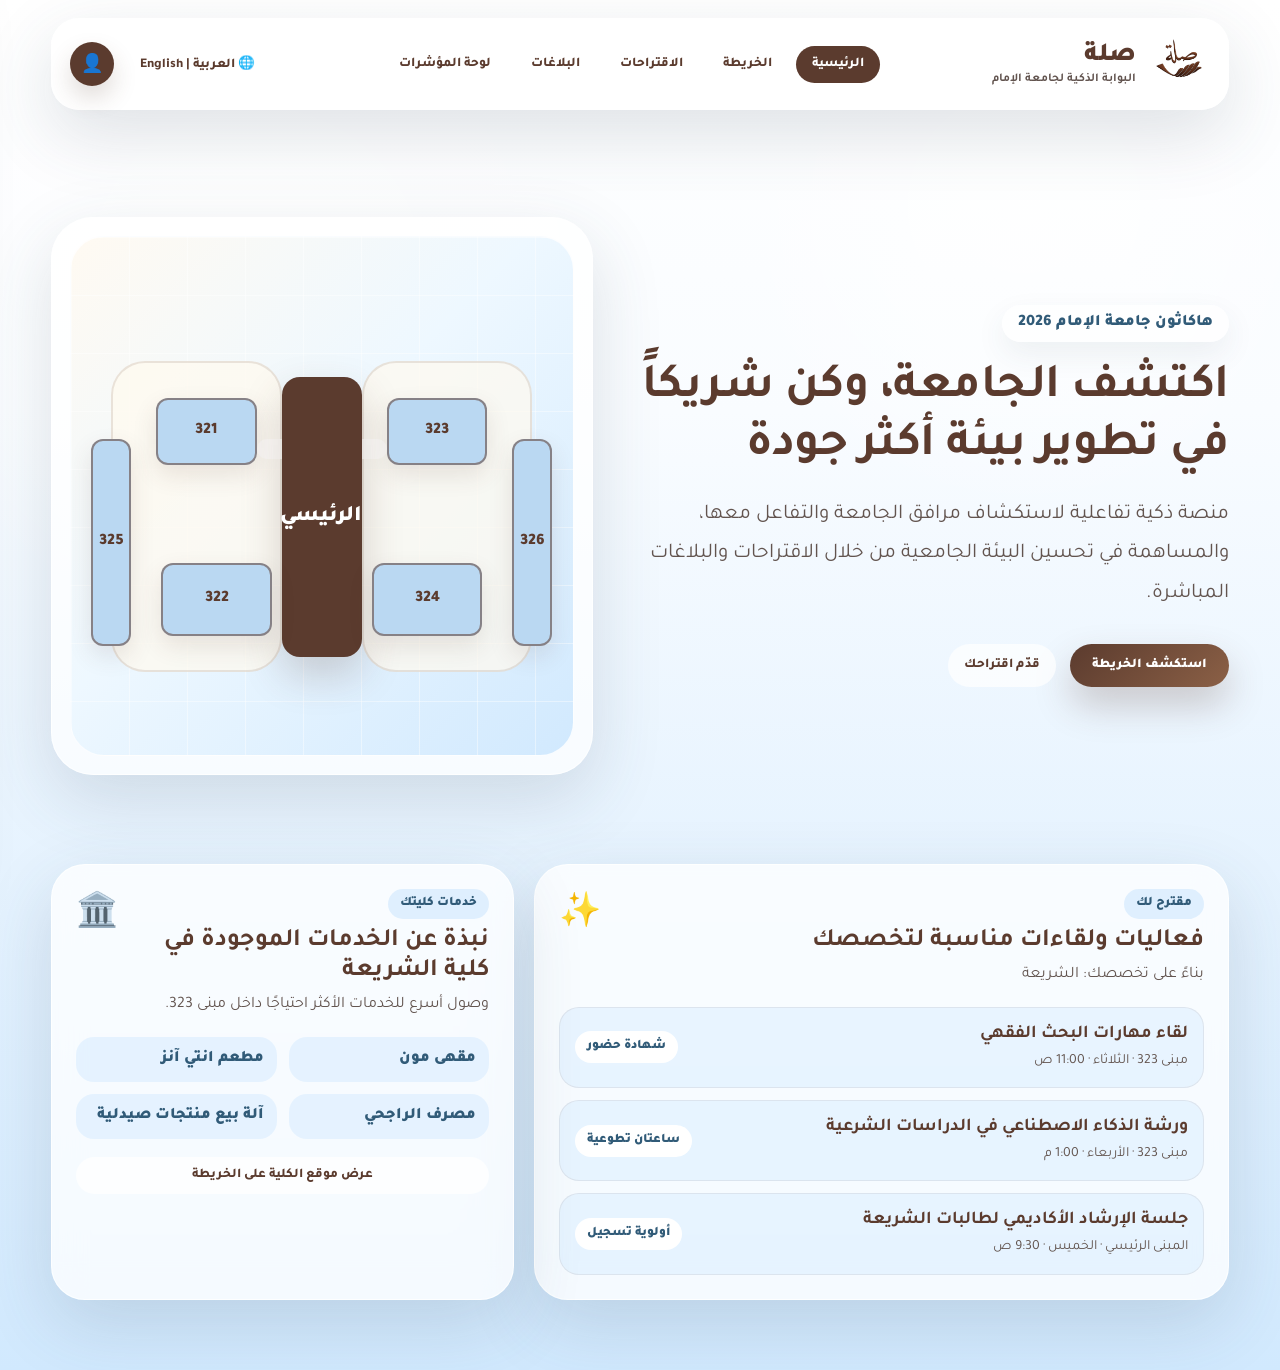
<file: index.html>
<!DOCTYPE html>
<html lang="ar" dir="rtl">
<head>
  <meta charset="UTF-8" />
  <meta name="viewport" content="width=device-width, initial-scale=1.0" />
  <title>صلة | Sila</title>
  <link rel="stylesheet" href="style.css" />
</head>

<body>

<header class="navbar">
  <div class="brand">
    <div class="logo-box">
      <img src="logo.png" alt="شعار صلة">
    </div>

    <div class="brand-text">
      <h3 data-ar="صلة" data-en="Sila">صلة</h3>
      <span data-ar="البوابة الذكية لجامعة الإمام" data-en="Smart Imam University Portal">
        البوابة الذكية لجامعة الإمام
      </span>
    </div>
  </div>

  <nav class="nav-links">
    <button onclick="showPage('home')" class="nav-btn active" data-ar="الرئيسية" data-en="Home">الرئيسية</button>
    <button onclick="location.href='map.html'" class="nav-btn" data-ar="الخريطة" data-en="Map">الخريطة</button>
    <button onclick="showPage('suggestions')" class="nav-btn" data-ar="الاقتراحات" data-en="Suggestions">الاقتراحات</button>
    <button onclick="showPage('reports')" class="nav-btn" data-ar="البلاغات" data-en="Reports">البلاغات</button>
    <button onclick="location.href='dashboard.html'" class="nav-btn" data-ar="لوحة المؤشرات" data-en="Dashboard">لوحة المؤشرات</button>
  </nav>

  <div class="header-actions">
    <button class="lang-btn" onclick="toggleLang()">🌐 العربية | English</button>
    <button class="profile-btn" onclick="toggleProfilePanel()">👤</button>
  </div>
</header>

<main>

<section id="home" class="page active">
  <div class="hero">
    <div class="hero-content">
      <span class="badge" data-ar="هاكاثون جامعة الإمام 2026" data-en="Imam University Hackathon 2026">هاكاثون جامعة الإمام 2026</span>

      <h1 data-ar="اكتشف الجامعة، وكن شريكاً في تطوير بيئة أكثر جودة"
          data-en="Explore the university and help build a better campus environment">
        اكتشف الجامعة، وكن شريكاً في تطوير بيئة أكثر جودة
      </h1>

      <p data-ar="منصة ذكية تفاعلية لاستكشاف مرافق الجامعة والتفاعل معها، والمساهمة في تحسين البيئة الجامعية من خلال الاقتراحات والبلاغات المباشرة."
         data-en="An interactive smart platform to explore university facilities, interact with campus services, and improve the university environment through suggestions and direct reports.">
        منصة ذكية تفاعلية لاستكشاف مرافق الجامعة والتفاعل معها، والمساهمة في تحسين البيئة الجامعية من خلال الاقتراحات والبلاغات المباشرة.
      </p>

      <div class="hero-actions">
        <button class="primary" onclick="location.href='map.html'" data-ar="استكشف الخريطة" data-en="Explore Map">استكشف الخريطة</button>
        <button class="secondary" onclick="showPage('suggestions')" data-ar="قدّم اقتراحك" data-en="Submit Suggestion">قدّم اقتراحك</button>
      </div>
    </div>

    <div class="hero-map-card" onclick="location.href='map.html'">
      <div class="home-map-preview">
        <div class="home-zone left-zone"></div>
        <div class="home-zone right-zone"></div>

        <div class="home-main-building">الرئيسي</div>

        <div class="home-building hb-323">323</div>
        <div class="home-building hb-324">324</div>
        <div class="home-building hb-326">326</div>

        <div class="home-building hb-321">321</div>
        <div class="home-building hb-322">322</div>
        <div class="home-building hb-325">325</div>

        <div class="home-link line-1"></div>
        <div class="home-link line-2"></div>
      </div>
    </div>
  </div>

  <div class="personal-section">

    <div class="personal-card events-card">
      <div class="section-title-row">
        <div>
          <span class="mini-badge">مقترح لك</span>
          <h2>فعاليات ولقاءات مناسبة لتخصصك</h2>
          <p>بناءً على تخصصك: الشريعة</p>
        </div>
        <span class="card-icon">✨</span>
      </div>

      <div class="recommended-events">
        <div class="recommended-event">
          <div>
            <h3>لقاء مهارات البحث الفقهي</h3>
            <p>مبنى 323 · الثلاثاء · 11:00 ص</p>
          </div>
          <span>شهادة حضور</span>
        </div>

        <div class="recommended-event">
          <div>
            <h3>ورشة الذكاء الاصطناعي في الدراسات الشرعية</h3>
            <p>مبنى 323 · الأربعاء · 1:00 م</p>
          </div>
          <span>ساعتان تطوعية</span>
        </div>

        <div class="recommended-event">
          <div>
            <h3>جلسة الإرشاد الأكاديمي لطالبات الشريعة</h3>
            <p>المبنى الرئيسي · الخميس · 9:30 ص</p>
          </div>
          <span>أولوية تسجيل</span>
        </div>
      </div>
    </div>

    <div class="personal-card services-card">
      <div class="section-title-row">
        <div>
          <span class="mini-badge">خدمات كليتك</span>
          <h2>نبذة عن الخدمات الموجودة في كلية الشريعة</h2>
          <p>وصول أسرع للخدمات الأكثر احتياجًا داخل مبنى 323.</p>
        </div>
        <span class="card-icon">🏛️</span>
      </div>

      <div class="college-services">
        <div>مقهى مون</div>
        <div>مطعم انتي آنز</div>
        <div>مصرف الراجحي</div>
        <div>آلة بيع منتجات صيدلية</div>
      </div>

      <button class="secondary service-link-btn" onclick="location.href='map.html'">
        عرض موقع الكلية على الخريطة
      </button>
    </div>

  </div>
</section>

<section id="suggestions" class="page">
  <div class="form-page">
    <div>
      <span class="badge" data-ar="صوتك يصنع الأثر" data-en="Your voice matters">صوتك يصنع الأثر</span>
      <h1 data-ar="مساهمتك تصنع الأثر" data-en="Your contribution creates impact">مساهمتك تصنع الأثر</h1>
      <p data-ar="اقترح فكرة عامة تساعد في تحسين مرافق الجامعة، الخدمات، الأنشطة، أو جودة الحياة الجامعية."
         data-en="Suggest an idea to improve university facilities, services, activities, or campus quality of life.">
        اقترح فكرة عامة تساعد في تحسين مرافق الجامعة، الخدمات، الأنشطة، أو جودة الحياة الجامعية.
      </p>
    </div>

    <form class="smart-form" id="suggestionForm">
      <label data-ar="عنوان الاقتراح" data-en="Suggestion title">عنوان الاقتراح</label>
      <input type="text" placeholder="مثال: إضافة جلسات مظللة قرب المكتبة" required />

      <label data-ar="الوصف" data-en="Description">الوصف</label>
      <textarea placeholder="اكتب تفاصيل الاقتراح..." required></textarea>

      <label data-ar="الموقع المرتبط / اختياري" data-en="Related location / optional">الموقع المرتبط / اختياري</label>
      <input type="text" placeholder="مثال: المكتبة المركزية" />

      <button type="submit" class="primary" data-ar="إرسال الاقتراح" data-en="Submit Suggestion">إرسال الاقتراح</button>
    </form>
  </div>
</section>

<section id="reports" class="page">
  <div class="form-page">
    <div>
      <span class="badge" data-ar="بلاغات وتحسين" data-en="Report & Improve">بلاغات وتحسين</span>
      <h1 data-ar="شارك برأيك واصنع الفرق" data-en="Share your feedback and make a difference">شارك برأيك واصنع الفرق</h1>
      <p data-ar="أرسل بلاغاً عن مشكلة في مرافق الجامعة ليتم التعامل معها وتحسين البيئة الجامعية."
         data-en="Submit a report about a campus issue to improve the university environment.">
        أرسل بلاغاً عن مشكلة في مرافق الجامعة ليتم التعامل معها وتحسين البيئة الجامعية.
      </p>

      <div class="quick-tags">
        <span data-ar="موقف سيارات" data-en="Parking">موقف سيارات</span>
        <span data-ar="طريق" data-en="Path">طريق</span>
        <span data-ar="حديقة" data-en="Garden">حديقة</span>
        <span data-ar="سكن جامعي" data-en="Dormitory">سكن جامعي</span>
      </div>
    </div>

    <form class="smart-form" id="reportForm">
      <label data-ar="نوع المشكلة" data-en="Issue type">نوع المشكلة</label>
      <select required>
        <option>عطل إنارة</option>
        <option>نظافة</option>
        <option>تكييف</option>
        <option>ازدحام</option>
        <option>تلف أثاث</option>
      </select>

      <label data-ar="الموقع" data-en="Location">الموقع</label>
      <input type="text" placeholder="مثال: كلية الحاسب" required />

      <label data-ar="وصف المشكلة" data-en="Issue description">وصف المشكلة</label>
      <textarea placeholder="اكتب وصف البلاغ..." required></textarea>

      <label data-ar="رفع صورة" data-en="Upload image">رفع صورة</label>
      <input type="file" />

      <button type="submit" class="primary" data-ar="إرسال البلاغ" data-en="Submit Report">إرسال البلاغ</button>
    </form>
  </div>
</section>

</main>

<aside id="profilePanel" class="profile-panel">
  <div class="profile-header">
    <button class="profile-close" onclick="toggleProfilePanel()">×</button>
    <div class="profile-avatar">س</div>
    <h2>ملفي في صلة</h2>
    <p>طالب · كلية الشريعة · مبنى 323</p>
  </div>

  <div class="profile-box">
    <h3>معلومات المستخدم</h3>
    <div class="profile-info-row">
      <span>الرقم الجامعي</span>
      <strong id="profileUniversityId">441234567</strong>
    </div>
    <div class="profile-info-row">
      <span>التخصص</span>
      <strong>الشريعة</strong>
    </div>
    <div class="profile-info-row">
      <span>المبنى المرتبط</span>
      <strong>مبنى 323</strong>
    </div>
  </div>

  <div class="profile-box">
    <h3>تتبع البلاغات والاقتراحات</h3>

    <div class="tracking-item">
      <div>
        <strong>بلاغ: ضعف الإرشاد للمبنى</strong>
        <p>قيد المعالجة · منذ يومين</p>
      </div>
      <span class="status processing">قيد المعالجة</span>
    </div>

    <div class="tracking-item">
      <div>
        <strong>اقتراح: إضافة لوحات إرشادية</strong>
        <p>تمت المراجعة · هذا الأسبوع</p>
      </div>
      <span class="status done">تمت المراجعة</span>
    </div>

    <div class="tracking-item">
      <div>
        <strong>بلاغ: ازدحام عند المدخل</strong>
        <p>تم الإغلاق · الأسبوع الماضي</p>
      </div>
      <span class="status closed">مغلق</span>
    </div>
  </div>

  <button class="primary profile-action" onclick="showPage('reports'); toggleProfilePanel();">
    تقديم بلاغ جديد
  </button>

  <button class="secondary profile-action" onclick="showPage('suggestions'); toggleProfilePanel();">
    إضافة اقتراسح
  </button>
</aside>

<div id="profileOverlay" class="profile-overlay" onclick="toggleProfilePanel()"></div>

<div id="toast" class="toast hidden">تم الإرسال بنجاح</div>

<script src="script.js"></script>
</body>
</html>
</file>
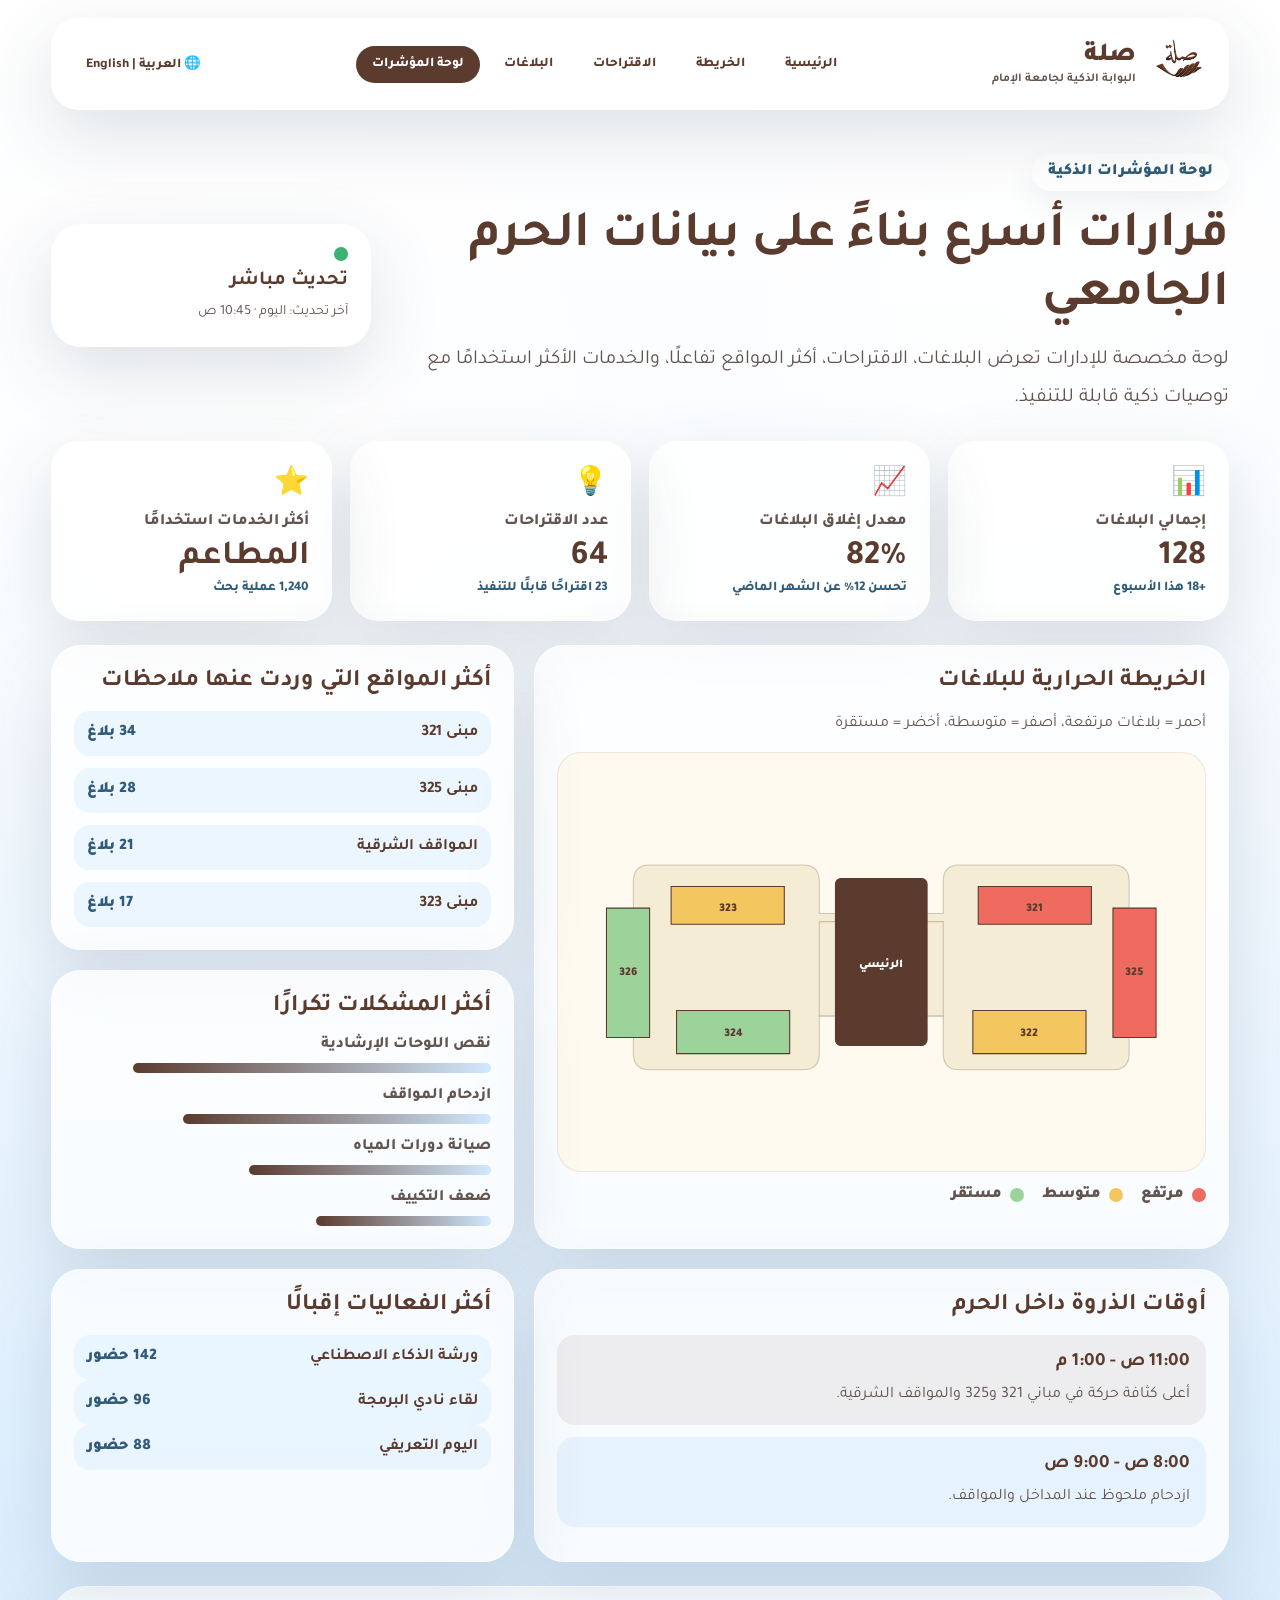
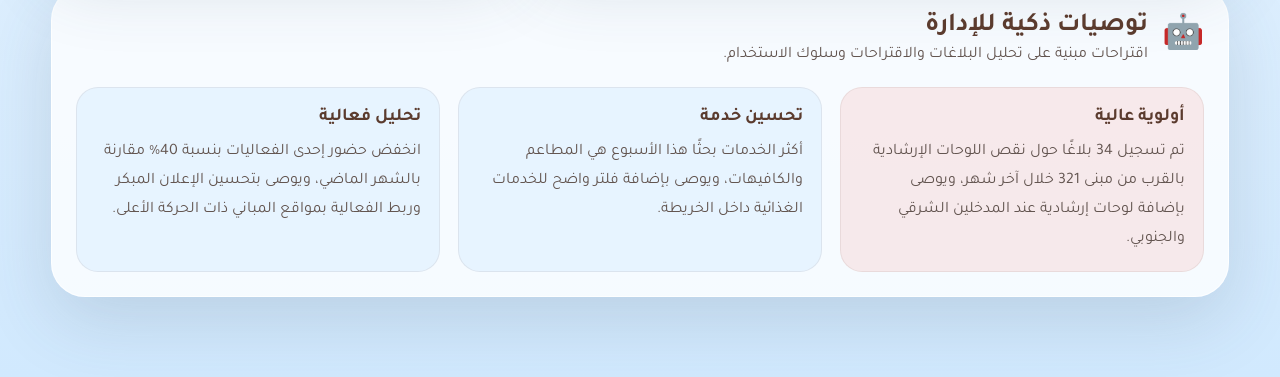
<file: dashboard.html>
<!DOCTYPE html>
<html lang="ar" dir="rtl">

<head>
  <meta charset="UTF-8" />
  <meta name="viewport" content="width=device-width, initial-scale=1.0" />
  <title>صلة | لوحة المؤشرات</title>
  <link rel="stylesheet" href="style.css" />
  <link rel="stylesheet" href="dashboard.css" />
</head>

<body>

<header class="navbar">
  <div class="brand">
    <div class="logo-box">
      <img src="logo.png" alt="شعار صلة">
    </div>

    <div class="brand-text">
      <h3 data-ar="صلة" data-en="Sila">صلة</h3>
      <span data-ar="البوابة الذكية لجامعة الإمام" data-en="Smart Imam University Portal">
        البوابة الذكية لجامعة الإمام
      </span>
    </div>
  </div>

  <nav class="nav-links">
    <button onclick="location.href='index.html'" class="nav-btn">الرئيسية</button>
    <button onclick="location.href='map.html'" class="nav-btn">الخريطة</button>
    <button onclick="location.href='index.html#suggestions'" class="nav-btn">الاقتراحات</button>
    <button onclick="location.href='index.html#reports'" class="nav-btn">البلاغات</button>
    <button class="nav-btn active">لوحة المؤشرات</button>
  </nav>

  <button class="lang-btn" onclick="toggleLang()">🌐 العربية | English</button>
</header>

<main class="dashboard-page">

  <section class="dashboard-hero">
    <div>
      <span class="badge">لوحة المؤشرات الذكية</span>
      <h1>قرارات أسرع بناءً على بيانات الحرم الجامعي</h1>
      <p>
        لوحة مخصصة للإدارات تعرض البلاغات، الاقتراحات، أكثر المواقع تفاعلًا،
        والخدمات الأكثر استخدامًا مع توصيات ذكية قابلة للتنفيذ.
      </p>
    </div>

    <div class="dashboard-status">
      <span class="pulse"></span>
      <strong>تحديث مباشر</strong>
      <p>آخر تحديث: اليوم · 10:45 ص</p>
    </div>
  </section>

  <section class="stats-grid">
    <div class="stat-card">
      <span>📊</span>
      <p>إجمالي البلاغات</p>
      <h2>128</h2>
      <small>+18 هذا الأسبوع</small>
    </div>

    <div class="stat-card">
      <span>📈</span>
      <p>معدل إغلاق البلاغات</p>
      <h2>82%</h2>
      <small>تحسن 12% عن الشهر الماضي</small>
    </div>

    <div class="stat-card">
      <span>💡</span>
      <p>عدد الاقتراحات</p>
      <h2>64</h2>
      <small>23 اقتراحًا قابلًا للتنفيذ</small>
    </div>

    <div class="stat-card">
      <span>⭐</span>
      <p>أكثر الخدمات استخدامًا</p>
      <h2>المطاعم</h2>
      <small>1,240 عملية بحث</small>
    </div>
  </section>

  <section class="dashboard-layout">

    <div class="dashboard-card large">
      <div class="card-head">
        <div>
          <h2>الخريطة الحرارية للبلاغات</h2>
          <p>أحمر = بلاغات مرتفعة، أصفر = متوسطة، أخضر = مستقرة</p>
        </div>
      </div>

      <div class="heatmap">
        <svg viewBox="0 0 1200 520" xmlns="http://www.w3.org/2000/svg">

          <rect x="0" y="0" width="1200" height="520" rx="30" class="heat-bg"/>

          <path class="heat-floor" d="M170 80 H455 Q485 80 485 110 V170 H535 V360 H485 V430 Q485 460 455 460 H170 Q140 460 140 430 V110 Q140 80 170 80 Z"/>
          <path class="heat-floor" d="M745 80 H1030 Q1060 80 1060 110 V430 Q1060 460 1030 460 H745 Q715 460 715 430 V360 H665 V170 H715 V110 Q715 80 745 80 Z"/>
          <path class="heat-floor" d="M485 185 H715 V360 H485 Z"/>

          <g class="heat-building medium" data-name="مبنى 323">
            <path d="M210 120 H420 V190 H210 Z"/>
            <text x="315" y="165">323</text>
          </g>

          <g class="heat-building high" data-name="مبنى 321">
            <path d="M780 120 H990 V190 H780 Z"/>
            <text x="885" y="165">321</text>
          </g>

          <g class="heat-building low" data-name="مبنى 324">
            <path d="M220 350 H430 V430 H220 Z"/>
            <text x="325" y="398">324</text>
          </g>

          <g class="heat-building medium" data-name="مبنى 322">
            <path d="M770 350 H980 V430 H770 Z"/>
            <text x="875" y="398">322</text>
          </g>

          <g class="heat-building high" data-name="مبنى 325">
            <path d="M1030 160 H1110 V400 H1030 Z"/>
            <text x="1070" y="285">325</text>
          </g>

          <g class="heat-building low" data-name="مبنى 326">
            <path d="M90 160 H170 V400 H90 Z"/>
            <text x="130" y="285">326</text>
          </g>

          <g class="heat-building main">
            <rect x="515" y="105" width="170" height="310" rx="10"/>
            <text x="600" y="270">الرئيسي</text>
          </g>
        </svg>
      </div>

      <div class="heat-legend">
        <span><i class="red"></i> مرتفع</span>
        <span><i class="yellow"></i> متوسط</span>
        <span><i class="green"></i> مستقر</span>
      </div>
    </div>

    <div class="dashboard-card">
      <h2>أكثر المواقع التي وردت عنها ملاحظات</h2>

      <div class="ranking-list">
        <div><strong>مبنى 321</strong><span>34 بلاغ</span></div>
        <div><strong>مبنى 325</strong><span>28 بلاغ</span></div>
        <div><strong>المواقف الشرقية</strong><span>21 بلاغ</span></div>
        <div><strong>مبنى 323</strong><span>17 بلاغ</span></div>
      </div>
    </div>

    <div class="dashboard-card">
      <h2>أكثر المشكلات تكرارًا</h2>

      <div class="bar-list">
        <div>
          <span>نقص اللوحات الإرشادية</span>
          <b style="width: 86%"></b>
        </div>
        <div>
          <span>ازدحام المواقف</span>
          <b style="width: 74%"></b>
        </div>
        <div>
          <span>صيانة دورات المياه</span>
          <b style="width: 58%"></b>
        </div>
        <div>
          <span>ضعف التكييف</span>
          <b style="width: 42%"></b>
        </div>
      </div>
    </div>

    <div class="dashboard-card">
      <h2>أوقات الذروة داخل الحرم</h2>

      <div class="peak-box">
        <h3>11:00 ص - 1:00 م</h3>
        <p>أعلى كثافة حركة في مباني 321 و325 والمواقف الشرقية.</p>
      </div>

      <div class="peak-box soft">
        <h3>8:00 ص - 9:00 ص</h3>
        <p>ازدحام ملحوظ عند المداخل والمواقف.</p>
      </div>
    </div>

    <div class="dashboard-card">
      <h2>أكثر الفعاليات إقبالًا</h2>

      <div class="event-mini">
        <strong>ورشة الذكاء الاصطناعي</strong>
        <span>142 حضور</span>
      </div>

      <div class="event-mini">
        <strong>لقاء نادي البرمجة</strong>
        <span>96 حضور</span>
      </div>

      <div class="event-mini">
        <strong>اليوم التعريفي</strong>
        <span>88 حضور</span>
      </div>
    </div>

  </section>

  <section class="recommendations">
    <div class="rec-title">
      <span>🤖</span>
      <div>
        <h2>توصيات ذكية للإدارة</h2>
        <p>اقتراحات مبنية على تحليل البلاغات والاقتراحات وسلوك الاستخدام.</p>
      </div>
    </div>

    <div class="rec-grid">
      <div class="rec-card high-priority">
        <strong>أولوية عالية</strong>
        <p>
          تم تسجيل 34 بلاغًا حول نقص اللوحات الإرشادية بالقرب من مبنى 321 خلال آخر شهر،
          ويوصى بإضافة لوحات إرشادية عند المدخلين الشرقي والجنوبي.
        </p>
      </div>

      <div class="rec-card">
        <strong>تحسين خدمة</strong>
        <p>
          أكثر الخدمات بحثًا هذا الأسبوع هي المطاعم والكافيهات، ويوصى بإضافة فلتر واضح
          للخدمات الغذائية داخل الخريطة.
        </p>
      </div>

      <div class="rec-card">
        <strong>تحليل فعالية</strong>
        <p>
          انخفض حضور إحدى الفعاليات بنسبة 40% مقارنة بالشهر الماضي، ويوصى بتحسين الإعلان
          المبكر وربط الفعالية بمواقع المباني ذات الحركة الأعلى.
        </p>
      </div>
    </div>
  </section>

</main>

<script src="script.js"></script>
<script src="dashboard.js"></script>
</body>
</html>
</file>
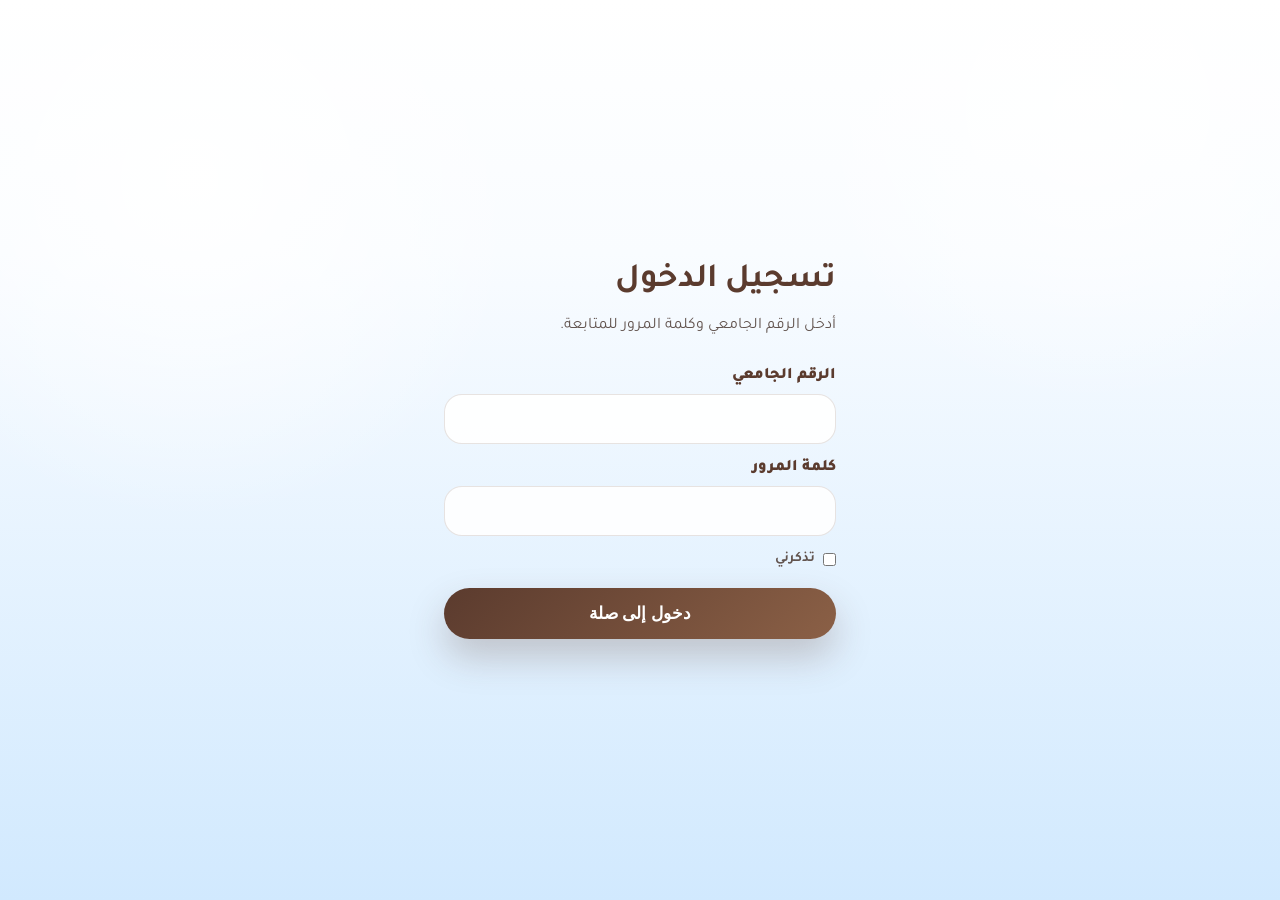
<file: login.html>
<!DOCTYPE html>
<html lang="ar" dir="rtl">
<head>
  <meta charset="UTF-8" />
  <meta name="viewport" content="width=device-width, initial-scale=1.0" />
  <title>تسجيل الدخول | صلة</title>

  <style>
    @import url('https://fonts.googleapis.com/css2?family=Tajawal:wght@400;500;700;800;900&display=swap');

    :root {
      --brown: #5B3B2E;
      --brown-2: #8B6046;
      --sky: #D1E9FE;
      --sky-2: #BAD8F2;
      --cream: #fff8ef;
      --text: #211815;
      --muted: #62544f;
      --shadow: 0 24px 70px rgba(56, 74, 92, 0.16);
    }

    * {
      box-sizing: border-box;
      padding: 0;
      margin: 0;
    }

    body {
      min-height: 100vh;
      font-family: "Tajawal", sans-serif;
      color: var(--text);
      background:
        radial-gradient(circle at 15% 20%, rgba(255,255,255,0.95), transparent 26%),
        radial-gradient(circle at 85% 12%, rgba(255,255,255,0.85), transparent 22%),
        linear-gradient(180deg, #ffffff 0%, #f9fcff 28%, var(--sky) 100%);
      display: grid;
      place-items: center;
      padding: 24px;
    }

    .login-shell {
      width: min(460px, 100%);
      display: flex;
      align-items: center;
      justify-content: center;
    }

    .intro-card,
    .login-card {
      width: 100%;
      padding: 38px;
      display: flex;
      flex-direction: column;
      justify-content: center;
    }

    .intro-card {
      padding: 38px;
      position: relative;
      overflow: hidden;
      min-height: 620px;
      display: flex;
      flex-direction: column;
      justify-content: space-between;
    }

    .brand {
      display: flex;
      align-items: center;
      gap: 14px;
      margin-bottom: 44px;
    }

    .logo-box {
      width: 72px;
      height: 72px;
      min-width: 72px;
      border-radius: 22px;
      background: rgba(255,255,255,0.25);
      border: 1px solid rgba(255,255,255,0.55);
      display: flex;
      align-items: center;
      justify-content: center;
      overflow: hidden;
    }

    .logo-box img {
      width: 68px;
      height: 68px;
      object-fit: contain;
      display: block;
    }

    .brand h1 {
      color: var(--brown);
      font-size: 34px;
      font-weight: 900;
      line-height: 1.1;
    }

    .brand span {
      color: var(--muted);
      font-weight: 700;
      font-size: 14px;
    }

    .intro-card h2 {
      color: var(--brown);
      font-size: clamp(34px, 4vw, 58px);
      line-height: 1.12;
      margin-bottom: 18px;
    }

    .intro-card p {
      color: var(--muted);
      font-size: 20px;
      line-height: 1.9;
      max-width: 620px;
    }

    .mini-map {
      height: 240px;
      border-radius: 32px;
      margin-top: 34px;
      position: relative;
      overflow: hidden;
      background:
        linear-gradient(90deg, rgba(255,255,255,0.42) 1px, transparent 1px),
        linear-gradient(rgba(255,255,255,0.42) 1px, transparent 1px),
        linear-gradient(135deg, #fffaf2, #D1E9FE);
      background-size: 44px 44px, 44px 44px, cover;
      border: 1px solid rgba(255,255,255,0.8);
    }

    .map-block {
      position: absolute;
      border-radius: 14px;
      background: #BAD8F2;
      border: 2px solid rgba(91,59,46,0.35);
      display: grid;
      place-items: center;
      color: var(--brown);
      font-weight: 900;
    }

    .m-main {
      background: var(--brown);
      color: white;
      width: 18%;
      height: 58%;
      right: 41%;
      top: 21%;
    }

    .m1 { width: 22%; height: 18%; right: 14%; top: 22%; }
    .m2 { width: 22%; height: 18%; right: 14%; bottom: 18%; }
    .m3 { width: 22%; height: 18%; left: 14%; top: 22%; }
    .m4 { width: 22%; height: 18%; left: 14%; bottom: 18%; }

    .login-card {
      padding: 34px;
      display: flex;
      flex-direction: column;
      justify-content: center;
    }

    .login-card h2 {
      color: var(--brown);
      font-size: 34px;
      margin-bottom: 10px;
    }

    .login-card > p {
      color: var(--muted);
      line-height: 1.8;
      margin-bottom: 26px;
    }

    .user-types {
      display: grid;
      grid-template-columns: repeat(3, 1fr);
      gap: 10px;
      margin-bottom: 20px;
    }

    .type-card {
      border: 1px solid rgba(91,59,46,0.12);
      background: rgba(255,255,255,0.75);
      color: var(--brown);
      border-radius: 18px;
      padding: 13px 8px;
      font-weight: 900;
      cursor: pointer;
      transition: 0.25s;
    }

    .type-card.active {
      background: var(--brown);
      color: white;
      box-shadow: 0 12px 28px rgba(91,59,46,0.22);
    }

    .form-group {
      margin-bottom: 15px;
    }

    .form-group label {
      display: block;
      color: var(--brown);
      font-weight: 900;
      margin-bottom: 8px;
    }

    .form-group input {
      width: 100%;
      border: 1px solid rgba(91,59,46,0.14);
      background: rgba(255,255,255,0.9);
      border-radius: 18px;
      padding: 15px 16px;
      font-size: 16px;
      outline: none;
      transition: 0.25s;
    }

    .form-group input:focus {
      border-color: var(--brown-2);
      box-shadow: 0 0 0 4px rgba(91,59,46,0.10);
    }

    .helper-row {
      display: flex;
      align-items: center;
      justify-content: space-between;
      gap: 10px;
      margin: 12px 0 20px;
      color: var(--muted);
      font-size: 14px;
      font-weight: 700;
    }

    .helper-row label {
      display: flex;
      align-items: center;
      gap: 8px;
      cursor: pointer;
    }

    .login-btn {
      width: 100%;
      border: 0;
      border-radius: 999px;
      padding: 15px 22px;
      background: linear-gradient(135deg, var(--brown), var(--brown-2));
      color: white;
      font-weight: 900;
      font-size: 17px;
      cursor: pointer;
      box-shadow: 0 18px 36px rgba(91,59,46,0.25);
      transition: 0.25s;
    }

    .login-btn:hover {
      transform: translateY(-2px);
    }

    .error-msg {
      display: none;
      margin-top: 14px;
      background: rgba(240,107,95,0.12);
      color: #9b2d25;
      border: 1px solid rgba(240,107,95,0.25);
      padding: 12px 14px;
      border-radius: 16px;
      font-weight: 800;
      line-height: 1.6;
    }

    .demo-note {
      margin-top: 18px;
      background: rgba(209,233,254,0.45);
      color: #315b78;
      padding: 14px;
      border-radius: 18px;
      font-size: 14px;
      line-height: 1.7;
      font-weight: 800;
    }

    @media (max-width: 900px) {
      .login-shell {
        grid-template-columns: 1fr;
      }

      .intro-card {
        min-height: auto;
      }

      .user-types {
        grid-template-columns: 1fr;
      }
    }
  </style>
</head>

<body>

<div class="login-shell">

  <section class="login-card">
    <h2>تسجيل الدخول</h2>
    <p>أدخل الرقم الجامعي وكلمة المرور للمتابعة.</p>


    <form id="loginForm">
      <div class="form-group">
        <label for="universityId">الرقم الجامعي</label>
        <input 
          id="universityId" 
          type="text" 
          autocomplete="username"
          required
        >
      </div>

      <div class="form-group">
        <label for="password">كلمة المرور</label>
        <input 
          id="password" 
          type="password" 
          autocomplete="current-password"
          required
        >
      </div>

      <div class="helper-row">
        <label>
          <input id="rememberMe" type="checkbox">
          تذكرني
        </label>

        
      </div>

      <button class="login-btn" type="submit">دخول إلى صلة</button>

      <div id="errorMsg" class="error-msg">
        تأكدي من إدخال الرقم وكلمة المرور.
      </div>
    </form>

  </section>

</div>

<script>
  let selectedRole = "student";

  const roleButtons = document.querySelectorAll(".type-card");
  const loginForm = document.getElementById("loginForm");
  const errorMsg = document.getElementById("errorMsg");

  roleButtons.forEach(button => {
    button.addEventListener("click", () => {
      roleButtons.forEach(btn => btn.classList.remove("active"));
      button.classList.add("active");
      selectedRole = button.dataset.role;
    });
  });

  loginForm.addEventListener("submit", function(e) {
    e.preventDefault();

    const universityId = document.getElementById("universityId").value.trim();
    const password = document.getElementById("password").value.trim();
    const rememberMe = document.getElementById("rememberMe").checked;

    if (universityId.length < 5 || password.length < 4) {
      errorMsg.style.display = "block";
      errorMsg.textContent = "الرقم الجامعي أو كلمة المرور غير صحيحة.";
      return;
    }

    const userSession = {
      isLoggedIn: true,
      universityId: universityId,
      role: selectedRole,
      loginTime: new Date().toISOString()
    };

    if (rememberMe) {
      localStorage.setItem("silaUser", JSON.stringify(userSession));
    } else {
      sessionStorage.setItem("silaUser", JSON.stringify(userSession));
    }

    window.location.href = "index.html";
  });
</script>

</body>
</html>
</file>
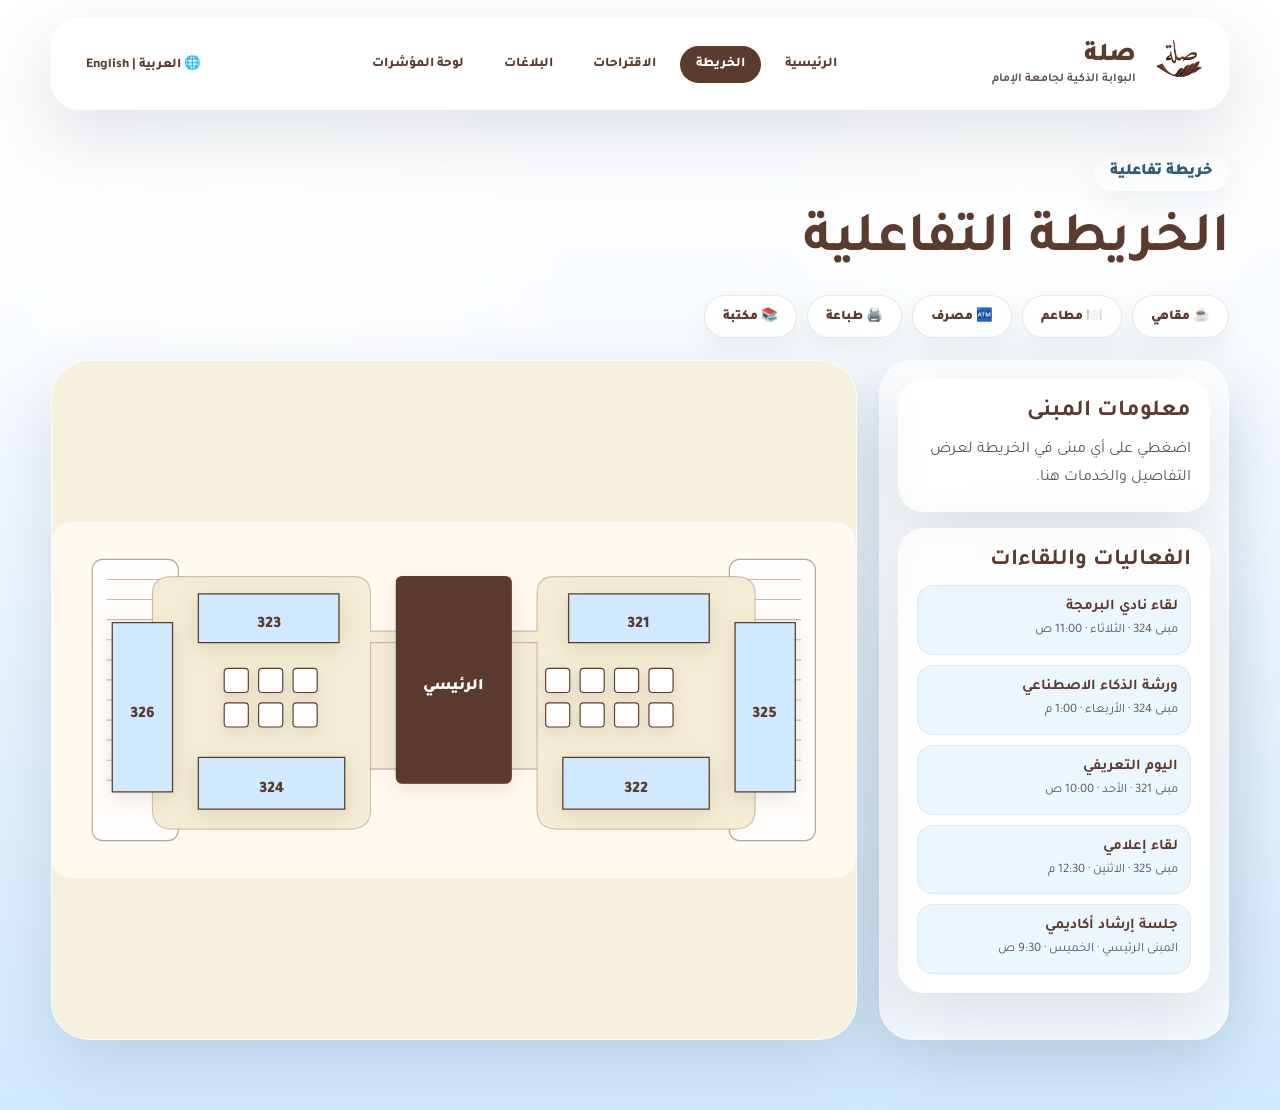
<file: map.html>
<!DOCTYPE html>
<html lang="ar" dir="rtl">

<head>
  <meta charset="UTF-8" />
  <meta name="viewport" content="width=device-width, initial-scale=1.0" />
  <title>صلة | الخريطة</title>
  <link rel="stylesheet" href="style.css" />
  <link rel="stylesheet" href="map.css" />
</head>

<body>

<header class="navbar">
  <div class="brand">
    <div class="logo-box">
      <img src="logo.png" alt="شعار صلة">
    </div>

    <div class="brand-text">
      <h3 data-ar="صلة" data-en="Sila">صلة</h3>
      <span data-ar="البوابة الذكية لجامعة الإمام" data-en="Smart Imam University Portal">
        البوابة الذكية لجامعة الإمام
      </span>
    </div>
  </div>

  <nav class="nav-links">
    <button onclick="location.href='index.html'" class="nav-btn" data-ar="الرئيسية" data-en="Home">الرئيسية</button>
    <button class="nav-btn active" data-ar="الخريطة" data-en="Map">الخريطة</button>
    <button onclick="location.href='index.html#suggestions'" class="nav-btn" data-ar="الاقتراحات" data-en="Suggestions">الاقتراحات</button>
    <button onclick="location.href='index.html#reports'" class="nav-btn" data-ar="البلاغات" data-en="Reports">البلاغات</button>
    <button onclick="location.href='dashboard.html'" class="nav-btn" data-ar="لوحة المؤشرات" data-en="Dashboard">لوحة المؤشرات</button>

  </nav>

  <button class="lang-btn" onclick="toggleLang()">🌐 العربية | English</button>
</header>

<main>
  <section class="page active">
    <div class="page-head">
      <span class="badge">خريطة تفاعلية </span>
      <h1>الخريطة التفاعلية</h1>
     
    </div>

    <div class="map-filter-bar">
  <button class="filter-btn" data-category="cafes" onclick="showCategory('cafes')">☕ مقاهي</button>
  <button class="filter-btn" data-category="restaurants" onclick="showCategory('restaurants')">🍽️ مطاعم</button>
  <button class="filter-btn" data-category="bank" onclick="showCategory('bank')">🏧 مصرف</button>
  <button class="filter-btn" data-category="printing" onclick="showCategory('printing')">🖨️ طباعة</button>
  <button class="filter-btn" data-category="library" onclick="showCategory('library')">📚 مكتبة</button>
</div>

    <div class="map-section">

      <aside class="side-panel" id="mapInfoPanel">
        <div class="panel-box">
          <h2>معلومات المبنى</h2>
          <p>اضغطي على أي مبنى في الخريطة لعرض التفاصيل والخدمات هنا.</p>
        </div>

        <div class="panel-box">
          <h2>الفعاليات واللقاءات</h2>

          <div class="event-table">
            <div class="event-row">
              <strong>لقاء نادي البرمجة</strong>
              <span>مبنى 324 · الثلاثاء · 11:00 ص</span>
            </div>

            <div class="event-row">
              <strong>ورشة الذكاء الاصطناعي</strong>
              <span>مبنى 324 · الأربعاء · 1:00 م</span>
            </div>

            <div class="event-row">
              <strong>اليوم التعريفي</strong>
              <span>مبنى 321 · الأحد · 10:00 ص</span>
            </div>

            <div class="event-row">
              <strong>لقاء إعلامي</strong>
              <span>مبنى 325 · الاثنين · 12:30 م</span>
            </div>

            <div class="event-row">
              <strong>جلسة إرشاد أكاديمي</strong>
              <span>المبنى الرئيسي · الخميس · 9:30 ص</span>
            </div>
          </div>
        </div>
      </aside>

      <div class="campus-map svg-map-wrapper">

        <svg class="drawn-map" viewBox="0 0 1400 620" xmlns="http://www.w3.org/2000/svg">

          <rect x="0" y="0" width="1400" height="620" rx="34" class="map-bg"/>

          <!-- المواقف -->
          <g class="parking-area" data-name="مواقف" onclick="showSimpleName('مواقف')">
            <rect x="70" y="65" width="150" height="490" rx="18"/>
            <rect x="1180" y="65" width="150" height="490" rx="18"/>

            <g class="parking-lines">
              <line x1="95" y1="100" x2="195" y2="100"/>
              <line x1="95" y1="135" x2="195" y2="135"/>
              <line x1="95" y1="170" x2="195" y2="170"/>
              <line x1="95" y1="205" x2="195" y2="205"/>
              <line x1="95" y1="240" x2="195" y2="240"/>
              <line x1="95" y1="275" x2="195" y2="275"/>
              <line x1="95" y1="310" x2="195" y2="310"/>
              <line x1="95" y1="345" x2="195" y2="345"/>
              <line x1="95" y1="380" x2="195" y2="380"/>
              <line x1="95" y1="415" x2="195" y2="415"/>
              <line x1="95" y1="450" x2="195" y2="450"/>

              <line x1="1205" y1="100" x2="1305" y2="100"/>
              <line x1="1205" y1="135" x2="1305" y2="135"/>
              <line x1="1205" y1="170" x2="1305" y2="170"/>
              <line x1="1205" y1="205" x2="1305" y2="205"/>
              <line x1="1205" y1="240" x2="1305" y2="240"/>
              <line x1="1205" y1="275" x2="1305" y2="275"/>
              <line x1="1205" y1="310" x2="1305" y2="310"/>
              <line x1="1205" y1="345" x2="1305" y2="345"/>
              <line x1="1205" y1="380" x2="1305" y2="380"/>
              <line x1="1205" y1="415" x2="1305" y2="415"/>
              <line x1="1205" y1="450" x2="1305" y2="450"/>
            </g>
          </g>

          <!-- الساحات -->
          <path class="campus-floor" d="M210 95 H525 Q555 95 555 125 V190 H610 V430 H555 V500 Q555 535 520 535 H210 Q175 535 175 500 V125 Q175 95 210 95 Z"/>
          <path class="campus-floor" d="M875 95 H1190 Q1225 95 1225 125 V500 Q1225 535 1190 535 H880 Q845 535 845 500 V430 H790 V190 H845 V125 Q845 95 875 95 Z"/>
          <path class="campus-floor" d="M555 210 H845 V430 H555 Z"/>
          <!-- المبنى الرئيسي -->
          <g class="svg-building main-building" data-name="المبنى الرئيسي" onclick="selectMapBuilding('main')">
            <rect x="600" y="95" width="200" height="360" rx="10"/>
            <text class="main-map-label" x="700" y="285">الرئيسي</text>
          </g>

          <!-- مبنى 323 -->
          <g class="svg-building" data-name="مبنى 323 - كلية الشريعة والعلوم" onclick="selectMapBuilding('b323')">
            <path d="M255 125 H500 V210 H255 Z"/>
            <text class="map-building-label" x="378" y="176">323</text>
          </g>

          <!-- مبنى 321 -->
          <g class="svg-building" data-name="مبنى 321 - مبنى التحضيري" onclick="selectMapBuilding('b321')">
            <path d="M900 125 H1145 V210 H900 Z"/>
            <text class="map-building-label" x="1022" y="176">321</text>
          </g>

          <!-- مبنى 324 -->
          <g class="svg-building" data-name="مبنى 324 - كلية الحاسب وأصول الدين" onclick="selectMapBuilding('b324')">
            <path d="M255 410 H510 V500 H255 Z"/>
            <text class="map-building-label" x="383" y="464">324</text>
          </g>

          <!-- مبنى 322 -->
          <g class="svg-building" data-name="مبنى 322 - كلية الاقتصاد واللغة العربية" onclick="selectMapBuilding('b322')">
            <path d="M890 410 H1145 V500 H890 Z"/>
            <text class="map-building-label" x="1018" y="464">322</text>
          </g>

          <!-- مبنى 326 -->
          <g class="svg-building" data-name="مبنى 326 - كلية الطب واللغات والترجمة" onclick="selectMapBuilding('b326')">
            <path d="M105 175 H210 V470 H105 Z"/>
            <text class="map-building-label" x="158" y="333">326</text>
          </g>

          <!-- مبنى 325 -->
          <g class="svg-building" data-name="مبنى 325 - كلية الإعلام والعلوم الاجتماعية" onclick="selectMapBuilding('b325')">
            <path d="M1190 175 H1295 V470 H1190 Z"/>
            <text class="map-building-label" x="1242" y="333">325</text>
          </g>
          <!-- خدمات الجهة اليسار: صفين 3 و 3 -->
          <g class="food-area" data-name="مقهى فووم" onclick="showSimpleName('مقهى فووم')">
            <rect x="300" y="255" width="42" height="42" rx="6"/>
          </g>

          <g class="food-area" data-name="مقهى أراي" onclick="showSimpleName('مقهى أراي')">
            <rect x="360" y="255" width="42" height="42" rx="6"/>
          </g>

          <g class="food-area" data-name="نظارات العجلان" onclick="showSimpleName('نظارات العجلان')">
            <rect x="420" y="255" width="42" height="42" rx="6"/>
          </g>

          <g class="food-area" data-name="بقالة" onclick="showSimpleName('بقالة')">
            <rect x="300" y="315" width="42" height="42" rx="6"/>
          </g>

          <g class="food-area" data-name="مطعم منتفشه" onclick="showSimpleName('مطعم منتفشه')">
            <rect x="360" y="315" width="42" height="42" rx="6"/>
          </g>

          <g class="food-area" data-name="مقهى ارتيستا" onclick="showSimpleName('مقهى ارتيستا')">
            <rect x="420" y="315" width="42" height="42" rx="6"/>
          </g>

          <!-- خدمات الجهة اليمين: صفين 4 و 4 -->
          <g class="food-area" data-name="مطعم عجينة بوشيه" onclick="showSimpleName('مطعم عجينة بوشيه')">
            <rect x="860" y="255" width="42" height="42" rx="6"/>
          </g>

          <g class="food-area" data-name="صالون" onclick="showSimpleName('صالون')">
            <rect x="920" y="255" width="42" height="42" rx="6"/>
          </g>

          <g class="food-area" data-name="بقالة" onclick="showSimpleName('بقالة')">
            <rect x="980" y="255" width="42" height="42" rx="6"/>
          </g>

          <g class="food-area" data-name="مكتبة ادلاس" onclick="showPlaceDetails('atlas')">
            <rect x="1040" y="255" width="42" height="42" rx="6"/>
          </g>

          <g class="food-area" data-name="بلاك ستامب" onclick="showSimpleName('بلاك ستامب')">
            <rect x="860" y="315" width="42" height="42" rx="6"/>
          </g>

          <g class="food-area" data-name="مقهى برسِك" onclick="showSimpleName('مقهى برسِك')">
            <rect x="920" y="315" width="42" height="42" rx="6"/>
          </g>

          <g class="food-area" data-name="فلوتيد" onclick="showSimpleName('فلوتيد')">
            <rect x="980" y="315" width="42" height="42" rx="6"/>
          </g>

          <g class="food-area" data-name="مطعم مصقع وسلطة" onclick="showSimpleName('مطعم مصقع وسلطة')">
            <rect x="1040" y="315" width="42" height="42" rx="6"/>
          </g>

        </svg>

        <div id="mapTooltip" class="map-tooltip"></div>
        <div id="serviceMarker" class="service-marker hidden">📍</div>
      </div>
    </div>
  </section>
</main>

<div id="toast" class="toast hidden">تم الإرسال بنجاح</div>

<script src="script.js"></script>
<script src="map.js"></script>
</body>
</html>
</file>
<file: style.css>
@import url('https://fonts.googleapis.com/css2?family=Tajawal:wght@400;500;700;800;900&display=swap');

:root {
  --brown: #5b3b2e;
  --brown-2: #8b6046;
  --bg: #d7eafd;
  --sky: #BAD8F2;
  --sky-dark: #7aaed9;
  --cream: #fff8ef;
  --text: #211815;
  --muted: #62544f;
  --white: rgba(255,255,255,0.78);
  --shadow: 0 24px 70px rgba(56, 74, 92, 0.16);
}

* { 
  box-sizing: border-box; 
  padding: 0; 
  margin: 0; 
}

body {
  font-family: "Tajawal", sans-serif;
  background:
    radial-gradient(circle at 20% 20%, rgba(255,255,255,0.9), transparent 25%),
    radial-gradient(circle at 80% 15%, rgba(255,255,255,0.8), transparent 20%),
    linear-gradient(
      180deg,
      #ffffff 0%,
      #f9fcff 30%,
      #D1E9FE 100%
    );

  color: var(--text);
  min-height: 100vh;
}

button, input, textarea, select { 
  font-family: inherit; 
}

button { 
  cursor: pointer; 
  border: 0; 
}

.navbar {
  width: 92%;
  margin: 18px auto;
  padding: 14px 18px;
  border-radius: 28px;
  background: rgba(255,255,255,0.72);
  backdrop-filter: blur(18px);
  box-shadow: var(--shadow);
  display: flex;
  align-items: center;
  justify-content: space-between;
  gap: 18px;
  position: sticky;
  top: 16px;
  z-index: 100;
  border: 1px solid rgba(255,255,255,0.7);
}


.brand {
  display: flex;
  align-items: center;
  gap: 12px;
  flex-shrink: 0;
}

.logo-box {
  width: 62px;
  height: 62px;
  min-width: 62px;

  border-radius: 18px;

  background: rgba(255,255,255,0.2);
  backdrop-filter: blur(12px);

  border: 1px solid rgba(255,255,255,0.4);

  display: flex;
  align-items: center;
  justify-content: center;

  overflow: hidden;
}

.logo-box img {
  width: 68px;
  height: 68px;
  object-fit: contain;
  display: block;
}

.brand-text {
  display: flex;
  flex-direction: column;
  line-height: 1.2;
}

.brand h3 {
  font-size: 22px;
  color: #5B3B2E;
  font-weight: 900;
  line-height: 1.1;
}

.brand span {
  font-size: 12px;
  color: var(--muted);
  font-weight: 700;
}

.brand h3 {
  font-size: 26px;
  line-height: 1.2;
  color: #5B3B2E;
  font-weight: 900;
}

.brand span { 
  font-size: 12px; 
  color: var(--muted); 
  font-weight: 700; 
}

.nav-links { 
  display: flex; 
  gap: 8px; 
}

.nav-links button, 
.lang-btn, 
.secondary {
  padding: 10px 16px;
  border-radius: 999px;
  background: rgba(255,255,255,0.72);
  color: var(--brown);
  font-weight: 800;
  transition: 0.25s;
}

.nav-links button:hover, 
.lang-btn:hover, 
.secondary:hover {
  transform: translateY(-2px);
  background: var(--cream);
}

.nav-links button.active {
  background: var(--brown);
  color: white;
}

.page {
  display: none;
  width: 92%;
  margin: 44px auto 70px;
  animation: pageFade 0.35s ease;
}

.page.active { 
  display: block; 
}

@keyframes pageFade {
  from { 
    opacity: 0; 
    transform: translateY(14px); 
  }
  to { 
    opacity: 1; 
    transform: translateY(0); 
  }
}

.hero {
  min-height: 76vh;
  display: grid;
  grid-template-columns: 1.05fr 0.95fr;
  align-items: center;
  gap: 38px;
}

.badge {
  display: inline-flex;
  padding: 9px 16px;
  border-radius: 999px;
  background: rgba(255,255,255,0.78);
  color: #315b78;
  font-weight: 900;
  margin-bottom: 18px;
  box-shadow: 0 12px 30px rgba(56,74,92,0.08);
}

.hero h1 {
  font-size: clamp(28px, 3.8vw, 50px);
  line-height: 1.2;
  letter-spacing: -0.5px;
  margin-bottom: 18px;
  color: var(--brown);
}

.page-head h1,
.form-page h1 {
  font-size: clamp(24px, 3vw, 40px);
  line-height: 1.2;
  letter-spacing: -0.3px;
  margin-bottom: 16px;
  color: var(--brown);
}

.hero p, 
.page-head p, 
.form-page p {
  max-width: 760px;
  font-size: 21px;
  line-height: 1.9;
  color: var(--muted);
}

.hero-actions { 
  display: flex; 
  gap: 14px; 
  margin-top: 30px; 
}

.primary {
  padding: 13px 22px;
  border-radius: 999px;
  background: linear-gradient(135deg, var(--brown), var(--brown-2));
  color: white;
  font-weight: 900;
  box-shadow: 0 18px 36px rgba(91,59,46,0.25);
  transition: 0.25s;
}

.primary:hover { 
  transform: translateY(-2px); 
}

.hero-map-card {
  background: rgba(255,255,255,0.68);
  border-radius: 42px;
  padding: 18px;
  box-shadow: var(--shadow);
  border: 1px solid rgba(255,255,255,0.75);
  cursor: pointer;
  transition: 0.3s;
}

.hero-map-card:hover { 
  transform: translateY(-6px) scale(1.01); 
}

.hero-map-card p {
  text-align: center;
  color: var(--muted);
  font-weight: 800;
  margin-top: 14px;
}

.map-preview {
  height: 520px;
  border-radius: 34px;
  position: relative;
  overflow: hidden;
  background:
    linear-gradient(90deg, rgba(255,255,255,0.44) 1px, transparent 1px),
    linear-gradient(rgba(255,255,255,0.44) 1px, transparent 1px),
    linear-gradient(135deg, #fff8ef, #bad8f2);
  background-size: 58px 58px, 58px 58px, cover;
}

.campus-title {
  position: absolute;
  top: 22px; 
  right: 22px;
  background: white;
  padding: 12px 18px;
  border-radius: 18px;
  font-weight: 900;
  color: var(--brown);
  box-shadow: 0 14px 30px rgba(0,0,0,0.1);
}

.preview-building {
  position: absolute;
  padding: 18px 22px;
  border-radius: 22px;
  background: rgba(255,255,255,0.86);
  box-shadow: 0 18px 38px rgba(67,43,28,0.15);
  font-weight: 900;
  color: var(--brown);
}

.pb1 { 
  top: 120px; 
  right: 70px; 
}

.pb2 { 
  top: 220px; 
  left: 60px; 
}

.pb3 { 
  bottom: 100px; 
  right: 150px; 
}

.pb4 { 
  bottom: 150px; 
  left: 130px; 
}

.preview-road, 
.road {
  position: absolute;
  background: rgba(255,255,255,0.58);
  border-radius: 99px;
}

.r-a { 
  width: 75%; 
  height: 24px; 
  top: 270px; 
  right: 12%; 
  transform: rotate(-12deg); 
}

.r-b { 
  width: 24px; 
  height: 72%; 
  top: 80px; 
  right: 48%; 
  transform: rotate(10deg); 
}

.glow-dot {
  position: absolute;
  width: 110px; 
  height: 110px;
  border-radius: 50%;
  background: rgba(91,59,46,0.22);
  bottom: 55px; 
  left: 55px;
  filter: blur(12px);
}

.page-head { 
  margin-bottom: 26px; 
}

.page-head h1 { 
  font-size: clamp(38px, 4.4vw, 64px); 
}

.map-section {
  display: grid;
  grid-template-columns: 330px 1fr;
  gap: 22px;
  align-items: stretch;
}

.side-panel, 
.panel-box, 
.smart-form, 
.modal-card, 
.event-item {
  background: var(--white);
  border: 1px solid rgba(255,255,255,0.72);
  box-shadow: var(--shadow);
  backdrop-filter: blur(14px);
}

.side-panel {
  border-radius: 34px;
  padding: 18px;
  display: grid;
  gap: 16px;
  align-content: start;
}

.panel-box { 
  border-radius: 26px; 
  padding: 18px; 
}

.panel-box h2 { 
  color: var(--brown); 
  font-size: 23px; 
  margin-bottom: 14px; 
}

.event-item {
  border-radius: 18px;
  padding: 14px;
  margin-bottom: 10px;
  box-shadow: none;
}

.event-item strong { 
  display: block; 
  margin-bottom: 6px; 
}

.event-item span { 
  color: var(--muted); 
  font-size: 14px; 
}

.service-buttons { 
  display: grid; 
  gap: 10px; 
}

.service-buttons button {
  padding: 13px;
  border-radius: 16px;
  font-weight: 900;
  color: var(--brown);
  background: linear-gradient(135deg, #fff, #eef6fd);
  transition: 0.25s;
}

.service-buttons button:hover {
  background: var(--cream);
  transform: translateX(-4px);
}

.campus-map {
  height: 680px;
  border-radius: 38px;
  position: relative;
  overflow: hidden;
  background:
    radial-gradient(circle at 70% 18%, rgba(255,255,255,0.9), transparent 18%),
    linear-gradient(90deg, rgba(255,255,255,0.42) 1px, transparent 1px),
    linear-gradient(rgba(255,255,255,0.42) 1px, transparent 1px),
    linear-gradient(135deg, #fff8ef, #bad8f2);
  background-size: cover, 60px 60px, 60px 60px, cover;
  box-shadow: inset 0 0 0 1px rgba(255,255,255,0.65), var(--shadow);
}

.building {
  position: absolute;
  min-width: 150px;
  min-height: 88px;
  padding: 14px;
  border-radius: 24px;
  background: linear-gradient(145deg, #ffffff, #f5dfca);
  color: var(--brown);
  font-size: 17px;
  font-weight: 900;
  box-shadow: 0 18px 38px rgba(67,43,28,0.18);
  transition: 0.25s;
  z-index: 4;
}

.building:hover {
  transform: translateY(-5px) scale(1.03);
  background: linear-gradient(145deg, #ffffff, var(--cream));
}

.b1 { 
  top: 80px; 
  right: 90px; 
}

.b2 { 
  top: 190px; 
  left: 110px; 
}

.b3 { 
  bottom: 90px; 
  right: 220px; 
}

.b4 { 
  bottom: 180px; 
  left: 90px; 
}

.b5 { 
  top: 360px; 
  right: 70px; 
}

.road { 
  z-index: 1; 
}

.road1 { 
  width: 76%; 
  height: 24px; 
  top: 310px; 
  right: 12%; 
  transform: rotate(-12deg); 
}

.road2 { 
  width: 24px; 
  height: 72%; 
  top: 80px; 
  right: 50%; 
  transform: rotate(8deg); 
}

.road3 { 
  width: 62%; 
  height: 20px; 
  bottom: 150px; 
  right: 16%; 
  transform: rotate(17deg); 
}

.water-shape {
  position: absolute;
  width: 190px; 
  height: 130px;
  border-radius: 50%;
  background: rgba(255,255,255,0.55);
  left: 42%; 
  bottom: 45%;
  z-index: 0;
}

.service-marker {
  position: absolute;
  font-size: 42px;
  z-index: 9;
  animation: bounce 0.9s infinite alternate;
}

.hidden { 
  display: none !important; 
}

@keyframes bounce {
  from { 
    transform: translateY(0); 
  }
  to { 
    transform: translateY(-10px); 
  }
}

.form-page {
  display: grid;
  grid-template-columns: 0.9fr 1.1fr;
  gap: 40px;
  align-items: start;
}

.smart-form {
  border-radius: 34px;
  padding: 28px;
  display: grid;
  gap: 14px;
}

.smart-form label { 
  font-weight: 900; 
  color: var(--brown); 
}

.smart-form input, 
.smart-form textarea, 
.smart-form select {
  border: 1px solid rgba(91,59,46,0.14);
  background: rgba(255,255,255,0.88);
  padding: 15px;
  border-radius: 18px;
  font-size: 16px;
  outline: none;
}

.smart-form textarea { 
  min-height: 150px; 
  resize: vertical; 
}

.smart-form input:focus, 
.smart-form textarea:focus, 
.smart-form select:focus {
  border-color: var(--brown-2);
  box-shadow: 0 0 0 4px rgba(91,59,46,0.12);
}

.quick-tags {
  display: flex;
  flex-wrap: wrap;
  gap: 10px;
  margin-top: 22px;
}

.quick-tags span {
  background: rgba(255,255,255,0.7);
  color: var(--brown);
  padding: 11px 15px;
  border-radius: 999px;
  font-weight: 900;
}

.modal {
  position: fixed;
  inset: 0;
  background: rgba(28,20,16,0.42);
  display: grid;
  place-items: center;
  z-index: 200;
  padding: 20px;
}

.modal-card {
  width: min(760px, 96vw);
  max-height: 90vh;
  overflow-y: auto;
  border-radius: 36px;
  padding: 26px;
  position: relative;
}

.close {
  position: absolute;
  left: 18px;
  top: 18px;
  width: 42px;
  height: 42px;
  border-radius: 50%;
  background: var(--brown);
  color: white;
  font-size: 28px;
}

.modal-images {
  display: grid;
  grid-template-columns: 1.2fr 0.8fr 0.8fr;
  gap: 12px;
  height: 180px;
  margin-bottom: 22px;
}

.modal-images div {
  border-radius: 24px;
  background: 
    linear-gradient(135deg, rgba(91,59,46,0.32), rgba(255,255,255,0.72)), 
    linear-gradient(145deg, #fff, #bad8f2);
}

.modal-card h2 { 
  font-size: 34px; 
  color: var(--brown); 
  margin-bottom: 8px; 
}

.modal-card p { 
  color: var(--muted); 
  line-height: 1.8; 
  margin-bottom: 16px; 
}

.modal-card ul {
  display: grid;
  grid-template-columns: repeat(2, 1fr);
  gap: 10px;
  list-style: none;
  margin: 12px 0 20px;
}

.modal-card li {
  background: rgba(255,255,255,0.65);
  color: var(--brown);
  border-radius: 16px;
  padding: 12px;
  font-weight: 800;
}

.modal-actions { 
  display: flex; 
  gap: 12px; 
  margin-top: 10px; 
}

.inline-form {
  margin-top: 18px;
  padding: 18px;
  border-radius: 24px;
  background: rgba(255,255,255,0.66);
}

.inline-form textarea, 
.inline-form input, 
.inline-form select {
  width: 100%;
  margin: 8px 0 12px;
  border: 1px solid rgba(91,59,46,0.14);
  border-radius: 16px;
  padding: 13px;
  background: white;
}

.toast {
  position: fixed;
  bottom: 26px;
  right: 50%;
  transform: translateX(50%);
  background: var(--brown);
  color: white;
  padding: 14px 22px;
  border-radius: 999px;
  font-weight: 900;
  z-index: 300;
  box-shadow: var(--shadow);
}

@media (max-width: 1050px) {
  .navbar { 
    flex-direction: column; 
  }

  .nav-links { 
    flex-wrap: wrap; 
    justify-content: center; 
  }

  .hero, 
  .map-section, 
  .form-page { 
    grid-template-columns: 1fr; 
  }

  .map-section { 
    display: flex; 
    flex-direction: column-reverse; 
  }

  .campus-map { 
    height: 560px; 
  }
}

@media (max-width: 650px) {
  .page, 
  .navbar { 
    width: 94%; 
  }

  .hero h1 { 
    font-size: 34px; 
  }

  .page-head h1, 
  .form-page h1 { 
    font-size: 38px; 
  }

  .hero p, 
  .page-head p, 
  .form-page p { 
    font-size: 17px; 
  }

  .map-preview { 
    height: 380px; 
  }

  .building { 
    min-width: 120px; 
    min-height: 70px; 
    font-size: 14px; 
  }

  .modal-card ul, 
  .modal-images { 
    grid-template-columns: 1fr; 
    height: auto; 
  }

  .modal-images div { 
    height: 100px; 
  }
}

/* ===== Home Map Preview ===== */

.home-map-preview {
  height: 520px;
  border-radius: 34px;
  position: relative;
  overflow: hidden;
  background:
    linear-gradient(90deg, rgba(255,255,255,0.42) 1px, transparent 1px),
    linear-gradient(rgba(255,255,255,0.42) 1px, transparent 1px),
    linear-gradient(135deg, #fffaf2 0%, #eef8ff 45%, #D1E9FE 100%);
  background-size: 58px 58px, 58px 58px, cover;
  border: 1px solid rgba(255,255,255,0.85);
}

.home-map-title {
  position: absolute;
  top: 28px;
  right: 34px;
  background: rgba(255,255,255,0.9);
  color: #5B3B2E;
  padding: 14px 24px;
  border-radius: 24px;
  font-weight: 900;
  font-size: 20px;
  box-shadow: 0 14px 30px rgba(91,59,46,0.08);
  z-index: 5;
}

.home-zone {
  position: absolute;
  width: 34%;
  height: 60%;
  top: 24%;
  border-radius: 34px;
  background: rgba(255, 250, 239, 0.72);
  border: 2px solid rgba(91,59,46,0.12);
}

.left-zone {
  right: 8%;
}

.right-zone {
  left: 8%;
}

.home-building,
.home-main-building {
  position: absolute;
  display: grid;
  place-items: center;
  font-weight: 900;
  color: #5B3B2E;
  transition: 0.25s ease;
  z-index: 4;
}

.home-building {
  background: #BAD8F2;
  border: 2px solid rgba(91,59,46,0.55);
  border-radius: 12px;
  box-shadow: 0 10px 24px rgba(91,59,46,0.12);
}

.home-building:hover {
  background: #9EC9EE;
  transform: translateY(-5px);
}

.home-main-building {
  width: 16%;
  height: 54%;
  top: 27%;
  right: 42%;
  border-radius: 18px;
  background: #5B3B2E;
  color: white;
  font-size: 22px;
  box-shadow: 0 18px 40px rgba(91,59,46,0.22);
}

.hb-323 {
  width: 20%;
  height: 13%;
  top: 31%;
  right: 17%;
}

.hb-324 {
  width: 22%;
  height: 14%;
  top: 63%;
  right: 18%;
}

.hb-326 {
  width: 8%;
  height: 40%;
  top: 39%;
  right: 4%;
}

.hb-321 {
  width: 20%;
  height: 13%;
  top: 31%;
  left: 17%;
}

.hb-322 {
  width: 22%;
  height: 14%;
  top: 63%;
  left: 18%;
}

.hb-325 {
  width: 8%;
  height: 40%;
  top: 39%;
  left: 4%;
}

.home-link {
  position: absolute;
  height: 20px;
  background: rgba(255,255,255,0.72);
  border-radius: 999px;
  z-index: 2;
}

.line-1 {
  width: 16%;
  top: 39%;
  right: 37%;
}

.line-2 {
  width: 16%;
  top: 39%;
  left: 37%;
}

@media (max-width: 650px) {
  .home-map-preview {
    height: 380px;
  }

  .home-map-title {
    font-size: 14px;
    padding: 10px 16px;
  }

  .home-main-building {
    font-size: 15px;
  }

  .home-building {
    font-size: 13px;
  }
}

/* ===== Header Actions + Profile ===== */

.header-actions {
  display: flex;
  align-items: center;
  gap: 10px;
}

.profile-btn {
  width: 44px;
  height: 44px;
  border-radius: 50%;
  background: #5B3B2E;
  color: white;
  font-size: 18px;
  font-weight: 900;
  display: grid;
  place-items: center;
  box-shadow: 0 12px 25px rgba(91,59,46,0.18);
  transition: 0.25s;
}

.profile-btn:hover {
  transform: translateY(-2px);
}

/* ===== Personalized Home Sections ===== */

.personal-section {
  width: 100%;
  margin-top: 26px;
  display: grid;
  grid-template-columns: 1.2fr 0.8fr;
  gap: 20px;
}

.personal-card {
  background: rgba(255,255,255,0.76);
  border: 1px solid rgba(255,255,255,0.78);
  border-radius: 34px;
  padding: 24px;
  box-shadow: var(--shadow);
  backdrop-filter: blur(16px);
}

.section-title-row {
  display: flex;
  justify-content: space-between;
  gap: 18px;
  margin-bottom: 18px;
}

.section-title-row h2 {
  color: var(--brown);
  font-size: 25px;
  margin: 8px 0 6px;
}

.section-title-row p {
  color: var(--muted);
  line-height: 1.6;
}

.mini-badge {
  display: inline-flex;
  background: rgba(209,233,254,0.65);
  color: #315b78;
  padding: 7px 12px;
  border-radius: 999px;
  font-weight: 900;
  font-size: 13px;
}

.card-icon {
  font-size: 34px;
}

.recommended-events {
  display: grid;
  gap: 12px;
}

.recommended-event {
  display: flex;
  align-items: center;
  justify-content: space-between;
  gap: 16px;
  background: rgba(209,233,254,0.42);
  border: 1px solid rgba(91,59,46,0.08);
  padding: 15px;
  border-radius: 20px;
}

.recommended-event h3 {
  color: var(--brown);
  font-size: 18px;
  margin-bottom: 5px;
}

.recommended-event p {
  color: var(--muted);
  line-height: 1.6;
  font-size: 14px;
}

.recommended-event span {
  background: white;
  color: #315b78;
  border-radius: 999px;
  padding: 8px 12px;
  font-size: 13px;
  font-weight: 900;
  white-space: nowrap;
}

.college-services {
  display: grid;
  grid-template-columns: repeat(2, 1fr);
  gap: 12px;
  margin-top: 16px;
}

.college-services div {
  background: rgba(209,233,254,0.48);
  color: #315b78;
  border-radius: 18px;
  padding: 13px;
  font-weight: 900;
}

.service-link-btn {
  margin-top: 18px;
  width: 100%;
}

/* ===== Profile Panel ===== */

.profile-overlay {
  position: fixed;
  inset: 0;
  background: rgba(33,24,21,0.32);
  z-index: 190;
  display: none;
}

.profile-overlay.open {
  display: block;
}

.profile-panel {
  position: fixed;
  top: 0;
  left: -420px;
  width: min(390px, 92vw);
  height: 100vh;
  background: rgba(255,255,255,0.92);
  backdrop-filter: blur(18px);
  z-index: 200;
  box-shadow: -20px 0 60px rgba(91,59,46,0.18);
  padding: 24px;
  overflow-y: auto;
  transition: 0.3s ease;
}

.profile-panel.open {
  left: 0;
}

.profile-header {
  background: linear-gradient(135deg, #fffaf0, #D1E9FE);
  border-radius: 28px;
  padding: 22px;
  position: relative;
  margin-bottom: 16px;
  border: 1px solid rgba(255,255,255,0.8);
}

.profile-close {
  position: absolute;
  top: 14px;
  left: 14px;
  width: 34px;
  height: 34px;
  border-radius: 50%;
  background: #5B3B2E;
  color: white;
  font-size: 22px;
}

.profile-avatar {
  width: 62px;
  height: 62px;
  border-radius: 22px;
  background: #5B3B2E;
  color: white;
  display: grid;
  place-items: center;
  font-size: 28px;
  font-weight: 900;
  margin-bottom: 14px;
}

.profile-header h2 {
  color: var(--brown);
  font-size: 25px;
  margin-bottom: 6px;
}

.profile-header p {
  color: var(--muted);
  line-height: 1.6;
}

.profile-box {
  background: rgba(255,255,255,0.75);
  border: 1px solid rgba(91,59,46,0.08);
  border-radius: 24px;
  padding: 18px;
  margin-bottom: 14px;
}

.profile-box h3 {
  color: var(--brown);
  font-size: 19px;
  margin-bottom: 14px;
}

.profile-info-row {
  display: flex;
  justify-content: space-between;
  gap: 12px;
  padding: 10px 0;
  border-bottom: 1px solid rgba(91,59,46,0.08);
}

.profile-info-row:last-child {
  border-bottom: 0;
}

.profile-info-row span {
  color: var(--muted);
  font-weight: 700;
}

.profile-info-row strong {
  color: var(--brown);
}

.tracking-item {
  display: grid;
  gap: 8px;
  padding: 13px;
  border-radius: 18px;
  background: rgba(209,233,254,0.36);
  margin-bottom: 10px;
}

.tracking-item strong {
  color: var(--brown);
  font-size: 15px;
}

.tracking-item p {
  color: var(--muted);
  font-size: 13px;
  line-height: 1.5;
}

.status {
  width: fit-content;
  padding: 7px 10px;
  border-radius: 999px;
  font-size: 12px;
  font-weight: 900;
}

.status.processing {
  background: rgba(244,198,95,0.35);
  color: #8a5c00;
}

.status.done {
  background: rgba(209,233,254,0.75);
  color: #315b78;
}

.status.closed {
  background: rgba(155,211,155,0.4);
  color: #2f6f3a;
}

.profile-action {
  width: 100%;
  margin-top: 10px;
}

@media (max-width: 1050px) {
  .personal-section {
    grid-template-columns: 1fr;
  }

  .recommended-event {
    align-items: flex-start;
    flex-direction: column;
  }

  .college-services {
    grid-template-columns: 1fr;
  }
}
</file>
<file: dashboard.css>
.dashboard-page {
  width: 92%;
  margin: 44px auto 80px;
}

.dashboard-hero {
  display: grid;
  grid-template-columns: 1fr 320px;
  gap: 24px;
  align-items: stretch;
  margin-bottom: 24px;
}

.dashboard-hero h1 {
  font-size: clamp(30px, 4vw, 54px);
  line-height: 1.15;
  color: var(--brown);
  margin-bottom: 14px;
}

.dashboard-hero p {
  max-width: 820px;
  font-size: 20px;
  line-height: 1.9;
  color: var(--muted);
}

.dashboard-status {
  background: rgba(255,255,255,0.78);
  border: 1px solid rgba(255,255,255,0.8);
  border-radius: 30px;
  padding: 22px;
  box-shadow: var(--shadow);
  align-self: center;
}

.dashboard-status strong {
  display: block;
  color: var(--brown);
  font-size: 20px;
  margin-bottom: 8px;
}

.dashboard-status p {
  font-size: 14px;
  line-height: 1.6;
}

.pulse {
  width: 14px;
  height: 14px;
  background: #3bb273;
  display: inline-block;
  border-radius: 50%;
  margin-left: 8px;
  box-shadow: 0 0 0 rgba(59,178,115,0.6);
  animation: pulse 1.4s infinite;
}

@keyframes pulse {
  0% { box-shadow: 0 0 0 0 rgba(59,178,115,0.6); }
  70% { box-shadow: 0 0 0 12px rgba(59,178,115,0); }
  100% { box-shadow: 0 0 0 0 rgba(59,178,115,0); }
}

.stats-grid {
  display: grid;
  grid-template-columns: repeat(4, 1fr);
  gap: 18px;
  margin-bottom: 24px;
}

.stat-card {
  background: rgba(255,255,255,0.78);
  border: 1px solid rgba(255,255,255,0.8);
  border-radius: 28px;
  padding: 22px;
  box-shadow: var(--shadow);
}

.stat-card span {
  font-size: 28px;
}

.stat-card p {
  color: var(--muted);
  margin: 10px 0 6px;
  font-weight: 800;
}

.stat-card h2 {
  color: var(--brown);
  font-size: 34px;
  line-height: 1.2;
}

.stat-card small {
  color: #315b78;
  font-weight: 800;
}

.dashboard-layout {
  display: grid;
  grid-template-columns: 1.35fr 0.9fr;
  gap: 20px;
}

.dashboard-card {
  background: rgba(255,255,255,0.78);
  border: 1px solid rgba(255,255,255,0.8);
  border-radius: 30px;
  padding: 22px;
  box-shadow: var(--shadow);
}

.dashboard-card.large {
  grid-row: span 2;
}

.dashboard-card h2 {
  color: var(--brown);
  font-size: 24px;
  margin-bottom: 14px;
}

.card-head {
  display: flex;
  justify-content: space-between;
  gap: 12px;
  margin-bottom: 14px;
}

.card-head p {
  color: var(--muted);
  line-height: 1.7;
}

.heatmap {
  height: 420px;
  border-radius: 24px;
  overflow: hidden;
  background: #fffaf0;
  border: 1px solid rgba(91,59,46,0.1);
}

.heatmap svg {
  width: 100%;
  height: 100%;
  display: block;
}

.heat-bg {
  fill: #fffaf0;
}

.heat-floor {
  fill: #f4ecd4;
  stroke: rgba(91,59,46,0.25);
  stroke-width: 2;
}

.heat-building path,
.heat-building rect {
  stroke: #5B3B2E;
  stroke-width: 2;
  transition: 0.25s;
}

.heat-building text {
  font-family: "Tajawal", sans-serif;
  font-weight: 900;
  fill: #5B3B2E;
  text-anchor: middle;
  font-size: 22px;
}

.heat-building.high path,
.heat-building.high rect {
  fill: #f06b5f;
}

.heat-building.medium path,
.heat-building.medium rect {
  fill: #f4c65f;
}

.heat-building.low path,
.heat-building.low rect {
  fill: #9bd39b;
}

.heat-building.main rect {
  fill: #5B3B2E;
}

.heat-building.main text {
  fill: white;
}

.heat-legend {
  display: flex;
  gap: 18px;
  margin-top: 14px;
  color: var(--muted);
  font-weight: 900;
}

.heat-legend span {
  display: flex;
  align-items: center;
  gap: 8px;
}

.heat-legend i {
  width: 14px;
  height: 14px;
  display: inline-block;
  border-radius: 50%;
}

.heat-legend .red { background: #f06b5f; }
.heat-legend .yellow { background: #f4c65f; }
.heat-legend .green { background: #9bd39b; }

.ranking-list {
  display: grid;
  gap: 12px;
}

.ranking-list div,
.event-mini {
  background: rgba(209,233,254,0.42);
  border-radius: 16px;
  padding: 13px;
  display: flex;
  justify-content: space-between;
  gap: 12px;
}

.ranking-list strong,
.event-mini strong {
  color: var(--brown);
}

.ranking-list span,
.event-mini span {
  color: #315b78;
  font-weight: 900;
}

.bar-list {
  display: grid;
  gap: 14px;
}

.bar-list div {
  display: grid;
  gap: 8px;
}

.bar-list span {
  color: var(--muted);
  font-weight: 800;
}

.bar-list b {
  display: block;
  height: 10px;
  background: linear-gradient(90deg, var(--brown), #D1E9FE);
  border-radius: 999px;
}

.peak-box {
  background: rgba(91,59,46,0.08);
  border-radius: 18px;
  padding: 16px;
  margin-bottom: 12px;
}

.peak-box.soft {
  background: rgba(209,233,254,0.48);
}

.peak-box h3 {
  color: var(--brown);
  margin-bottom: 8px;
}

.peak-box p {
  color: var(--muted);
  line-height: 1.7;
}

.recommendations {
  margin-top: 24px;
  background: rgba(255,255,255,0.78);
  border: 1px solid rgba(255,255,255,0.8);
  border-radius: 34px;
  padding: 24px;
  box-shadow: var(--shadow);
}

.rec-title {
  display: flex;
  gap: 14px;
  align-items: flex-start;
  margin-bottom: 18px;
}

.rec-title span {
  font-size: 34px;
}

.rec-title h2 {
  color: var(--brown);
  font-size: 26px;
}

.rec-title p {
  color: var(--muted);
  line-height: 1.7;
}

.rec-grid {
  display: grid;
  grid-template-columns: repeat(3, 1fr);
  gap: 18px;
}

.rec-card {
  background: rgba(209,233,254,0.42);
  border-radius: 22px;
  padding: 18px;
  border: 1px solid rgba(91,59,46,0.08);
}

.rec-card.high-priority {
  background: rgba(240,107,95,0.12);
}

.rec-card strong {
  display: block;
  color: var(--brown);
  margin-bottom: 10px;
  font-size: 18px;
}

.rec-card p {
  color: var(--muted);
  line-height: 1.8;
}

@media (max-width: 1050px) {
  .dashboard-hero,
  .stats-grid,
  .dashboard-layout,
  .rec-grid {
    grid-template-columns: 1fr;
  }

  .heatmap {
    height: 330px;
  }
}
</file>
<file: map.css>
/* =========================
   MAP PAGE ONLY
========================= */

.map-section {
  display: grid;
  grid-template-columns: 350px 1fr;
  gap: 22px;
  align-items: stretch;
}

.svg-map-wrapper {
  height: 680px;
  padding: 0;
  background: #f6f0df;
  border-radius: 38px;
  overflow: hidden;
  position: relative;
  box-shadow: var(--shadow);
  border: 1px solid rgba(255,255,255,0.8);
}

.drawn-map {
  width: 100%;
  height: 100%;
  display: block;
}

.map-bg {
  fill: #fffaf0;
}

.campus-floor {
  fill: #f4ecd4;
  stroke: rgba(91, 59, 46, 0.28);
  stroke-width: 2;
}

.svg-building {
  cursor: pointer;
}

.svg-building path,
.svg-building rect {
  fill: #D1E9FE;
  stroke: #5B3B2E;
  stroke-width: 2.2;
  transition: 0.25s ease;
  filter: drop-shadow(0 10px 18px rgba(91, 59, 46, 0.13));
}

.svg-building:hover path,
.svg-building:hover rect {
  fill: #91c8f4;
  transform: translateY(-4px);
}

.main-building rect {
  fill: #5B3B2E;
}

.main-building:hover rect {
  fill: #704a3a;
}

.food-area {
  cursor: pointer;
}

.food-area rect {
  fill: #ffffff;
  stroke: #5B3B2E;
  stroke-width: 2;
  transition: 0.25s ease;
  filter: drop-shadow(0 8px 14px rgba(91, 59, 46, 0.12));
}

.food-area:hover rect {
  fill: #f0f0f0;
  transform: translateY(-3px);
}

.parking-area {
  cursor: pointer;
}

.parking-area rect {
  fill: rgba(255,255,255,0.72);
  stroke: rgba(91,59,46,0.45);
  stroke-width: 2;
}

.parking-lines line {
  stroke: rgba(91,59,46,0.35);
  stroke-width: 2;
}

.map-tooltip {
  position: absolute;
  background: #5B3B2E;
  color: white;
  padding: 9px 14px;
  border-radius: 14px;
  font-weight: 900;
  font-size: 14px;
  pointer-events: none;
  z-index: 50;
  opacity: 0;
  transform: translate(-50%, -120%);
  transition: opacity 0.15s ease;
  white-space: nowrap;
}

.side-panel {
  border-radius: 34px;
  padding: 18px;
  display: grid;
  gap: 16px;
  align-content: start;
  background: var(--white);
  border: 1px solid rgba(255,255,255,0.72);
  box-shadow: var(--shadow);
  backdrop-filter: blur(14px);
}

.panel-box {
  border-radius: 26px;
  padding: 18px;
  background: rgba(255,255,255,0.78);
  border: 1px solid rgba(255,255,255,0.72);
}

.panel-box h2 {
  color: var(--brown);
  font-size: 23px;
  margin-bottom: 10px;
}

.panel-box h3 {
  color: #315b78;
  font-size: 17px;
  margin-bottom: 12px;
}

.panel-box p {
  color: var(--muted);
  line-height: 1.8;
}

.building-image-placeholder {
  height: 165px;
  border-radius: 22px;
  background:
    linear-gradient(135deg, rgba(209,233,254,0.75), rgba(255,255,255,0.88));
  display: grid;
  place-items: center;
  color: #5B3B2E;
  font-weight: 900;
  margin: 16px 0;
  border: 1px solid rgba(91,59,46,0.12);
}

.building-services {
  margin-top: 16px;
}

.building-services h4 {
  color: var(--brown);
  margin-bottom: 10px;
  font-size: 17px;
}

.building-services ul {
  list-style: none;
  display: grid;
  gap: 8px;
}

.building-services li {
  background: rgba(209,233,254,0.55);
  color: #315b78;
  padding: 10px 12px;
  border-radius: 14px;
  font-weight: 800;
}

.info-actions {
  display: flex;
  gap: 10px;
  margin-top: 18px;
}

.info-actions button {
  flex: 1;
}

.event-table {
  display: grid;
  gap: 10px;
}

.event-row {
  background: rgba(209,233,254,0.42);
  border: 1px solid rgba(91,59,46,0.08);
  border-radius: 16px;
  padding: 12px;
}

.event-row strong {
  display: block;
  color: var(--brown);
  font-size: 15px;
  margin-bottom: 5px;
}

.event-row span {
  display: block;
  color: var(--muted);
  font-size: 13px;
  line-height: 1.6;
}

.service-marker {
  position: absolute;
  font-size: 40px;
  z-index: 20;
  animation: bounce 0.9s infinite alternate;
}

@media (max-width: 1050px) {
  .map-section {
    display: flex;
    flex-direction: column-reverse;
  }

  .svg-map-wrapper {
    height: 560px;
  }
}
.building-image-placeholder {
  height: 190px;
  border-radius: 26px;
  overflow: hidden;
  margin: 16px 0;
  padding: 0;
  border: 1px solid rgba(91,59,46,0.12);
  background: rgba(255,255,255,0.75);
}

.building-image-placeholder img {
  width: 100%;
  height: 100%;
  object-fit: cover;
  display: block;
}






.map-building-label {
  font-family: "Tajawal", sans-serif;
  font-size: 28px;
  font-weight: 900;
  fill: #5B3B2E;
  text-anchor: middle;
  dominant-baseline: middle;
  pointer-events: none;
}

.main-map-label {
  font-family: "Tajawal", sans-serif;
  font-size: 28px;
  font-weight: 900;
  fill: #ffffff;
  text-anchor: middle;
  dominant-baseline: middle;
  pointer-events: none;
}


/* ===== Map Filter Categories ===== */

.map-filter-bar {
  display: flex;
  flex-wrap: wrap;
  gap: 10px;
  margin: -8px 0 22px;
}

.filter-btn {
  padding: 11px 18px;
  border-radius: 999px;
  background: rgba(255,255,255,0.78);
  color: #5B3B2E;
  font-weight: 900;
  border: 1px solid rgba(91,59,46,0.12);
  box-shadow: 0 10px 24px rgba(56,74,92,0.08);
  transition: 0.25s ease;
}

.filter-btn:hover {
  transform: translateY(-2px);
  background: #fff8ef;
}

.filter-btn.active {
  background: #5B3B2E;
  color: white;
}

.service-result-list {
  display: grid;
  gap: 12px;
  margin-top: 14px;
}

.service-result-card {
  background: rgba(209,233,254,0.45);
  border: 1px solid rgba(91,59,46,0.08);
  border-radius: 18px;
  padding: 14px;
}

.service-result-card h4 {
  color: #5B3B2E;
  font-size: 17px;
  margin-bottom: 6px;
}

.service-result-card p {
  color: #62544f;
  font-size: 14px;
  line-height: 1.7;
  margin-bottom: 10px;
}

.service-result-card span {
  display: inline-flex;
  background: rgba(255,255,255,0.85);
  color: #315b78;
  border-radius: 999px;
  padding: 6px 10px;
  font-size: 12px;
  font-weight: 900;
  margin-bottom: 10px;
}

.service-details-btn {
  width: 100%;
  padding: 10px 12px;
  border-radius: 14px;
  background: #5B3B2E;
  color: white;
  font-weight: 900;
}

.place-detail-meta {
  display: grid;
  gap: 9px;
  margin: 14px 0;
}

.place-detail-meta div {
  background: rgba(209,233,254,0.45);
  border-radius: 14px;
  padding: 10px 12px;
  color: #315b78;
  font-weight: 800;
}

.place-detail-meta strong {
  color: #5B3B2E;
}
</file>
